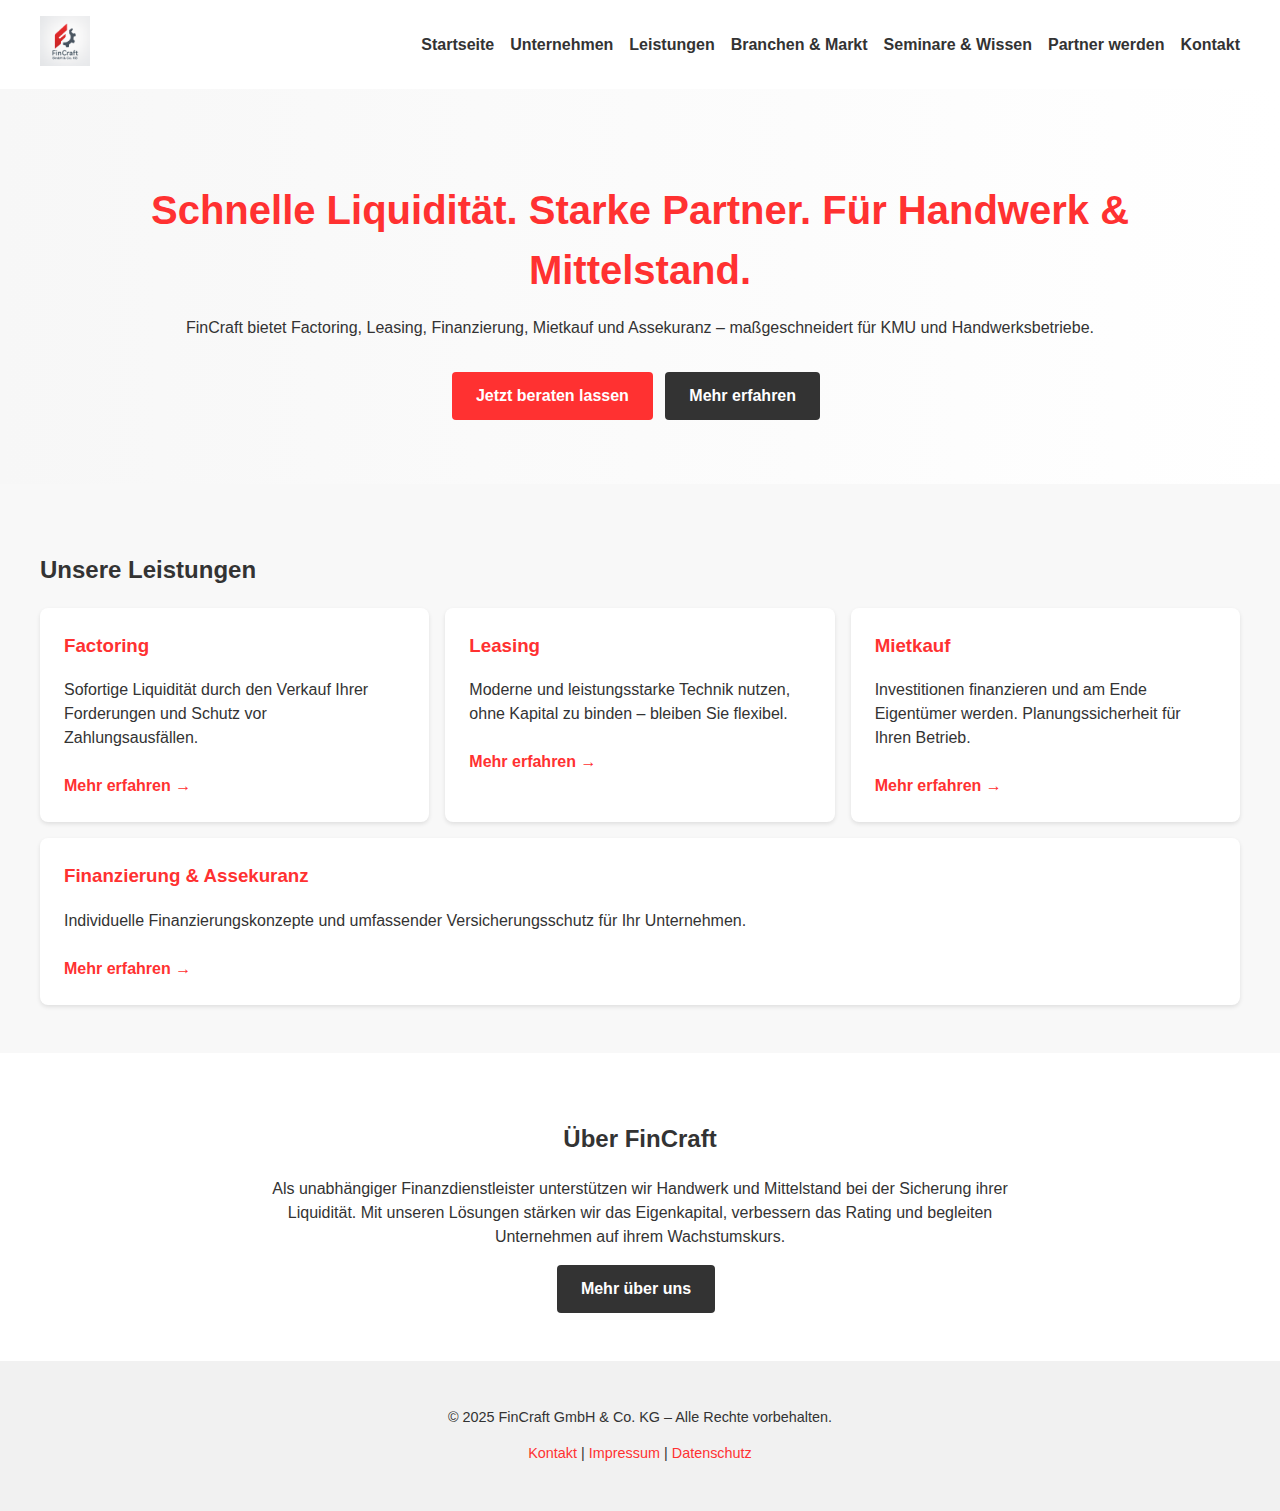
<file: fincraft-homepage/index.html>
<!DOCTYPE html>
<html lang="de">
<head>
<meta charset="UTF-8">
<meta name="viewport" content="width=device-width, initial-scale=1.0">
<title>FinCraft GmbH &amp; Co. KG</title>
<link rel="stylesheet" href="css/styles.css">
  <meta name="description" content="FinCraft GmbH &amp; Co. KG bietet Factoring, Leasing, Mietkauf, Finanzierung und Assekuranz – maßgeschneiderte Lösungen für Handwerksbetriebe und mittelständische Unternehmen.">
  <meta name="keywords" content="Factoring, Leasing, Mietkauf, Finanzierung, Assekuranz, FinCraft, KMU, Handwerk, Liquidität">
  <meta name="robots" content="index, follow">
</head>
<body>
<header>
  <div class="container">
    <a href="index.html" class="logo"><img src="images/logo.png" alt="FinCraft Logo"></a>
    <nav>
      <ul>
        <li><a href="index.html">Startseite</a></li>
        <li><a href="unternehmen/index.html">Unternehmen</a></li>
        <li><a href="leistungen/factoring.html">Leistungen</a></li>
        <li><a href="branchen-markt/index.html">Branchen &amp; Markt</a></li>
        <li><a href="seminare-wissen/index.html">Seminare &amp; Wissen</a></li>
        <li><a href="partner-werden/index.html">Partner werden</a></li>
        <li><a href="kontakt/index.html">Kontakt</a></li>
      </ul>
    </nav>
  </div>
</header>
<section class="hero">
  <div class="container">
    <h1>Schnelle Liquidität. Starke Partner. Für Handwerk &amp; Mittelstand.</h1>
    <p>FinCraft bietet Factoring, Leasing, Finanzierung, Mietkauf und Assekuranz – maßgeschneidert für KMU und Handwerksbetriebe.</p>
    <a href="kontakt/index.html" class="btn primary">Jetzt beraten lassen</a>
    <a href="leistungen/factoring.html" class="btn secondary">Mehr erfahren</a>
  </div>
</section>
<section class="services">
  <div class="container">
    <h2>Unsere Leistungen</h2>
    <div class="cards">
      <div class="card">
        <h3>Factoring</h3>
        <p>Sofortige Liquidität durch den Verkauf Ihrer Forderungen und Schutz vor Zahlungsausfällen.</p>
        <a href="leistungen/factoring.html">Mehr erfahren →</a>
      </div>
      <div class="card">
        <h3>Leasing</h3>
        <p>Moderne und leistungsstarke Technik nutzen, ohne Kapital zu binden – bleiben Sie flexibel.</p>
        <a href="leistungen/leasing.html">Mehr erfahren →</a>
      </div>
      <div class="card">
        <h3>Mietkauf</h3>
        <p>Investitionen finanzieren und am Ende Eigentümer werden. Planungssicherheit für Ihren Betrieb.</p>
        <a href="leistungen/mietkauf.html">Mehr erfahren →</a>
      </div>
      <div class="card">
        <h3>Finanzierung &amp; Assekuranz</h3>
        <p>Individuelle Finanzierungskonzepte und umfassender Versicherungsschutz für Ihr Unternehmen.</p>
        <a href="leistungen/finanzierung.html">Mehr erfahren →</a>
      </div>
    </div>
  </div>
</section>
<section class="about">
  <div class="container">
    <h2>Über FinCraft</h2>
    <p>Als unabhängiger Finanzdienstleister unterstützen wir Handwerk und Mittelstand bei der Sicherung ihrer Liquidität. Mit unseren Lösungen stärken wir das Eigenkapital, verbessern das Rating und begleiten Unternehmen auf ihrem Wachstumskurs.</p>
    <a href="unternehmen/index.html" class="btn secondary">Mehr über uns</a>
  </div>
</section>
<footer>
  <div class="container">
    <p>&copy; 2025 FinCraft GmbH &amp; Co. KG – Alle Rechte vorbehalten.</p>
    <p><a href="kontakt/index.html">Kontakt</a> | <a href="#">Impressum</a> | <a href="#">Datenschutz</a></p>
  </div>
</footer>
</body>
</html>
</file>
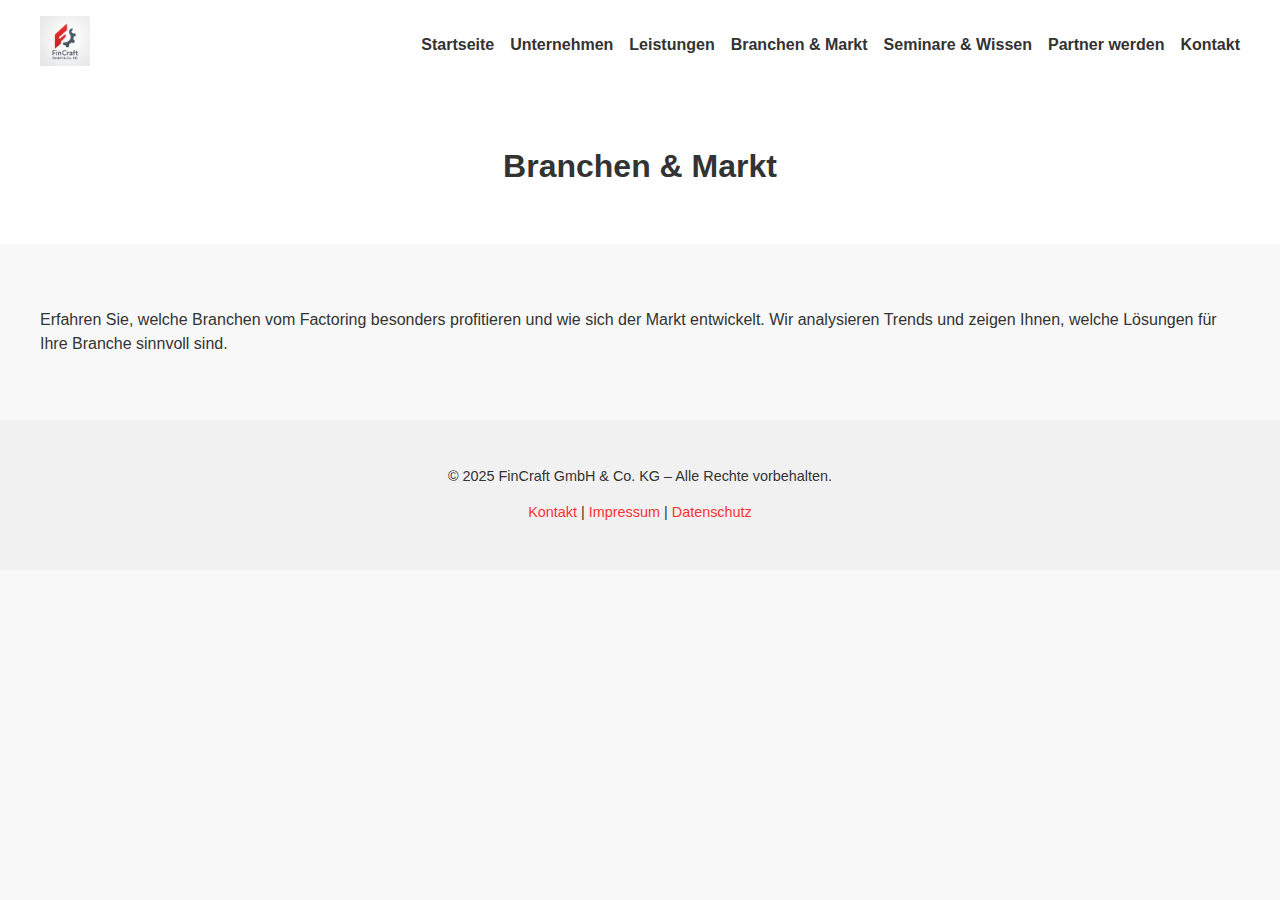
<file: fincraft-homepage/branchen-markt/index.html>
<!DOCTYPE html>
<html lang="de">
<head>
<meta charset="UTF-8">
<meta name="viewport" content="width=device-width, initial-scale=1.0">
<title>Branchen &amp; Markt | FinCraft GmbH &amp; Co. KG</title>
<link rel="stylesheet" href="../css/styles.css">
  <meta name="description" content="Informationen zu Branchen und Marktanalysen: Erfahren Sie, wie Factoring und Finanzierungslösungen von FinCraft Ihr Unternehmen stärken können.">
  <meta name="keywords" content="Branchen, Marktanalyse, Factoring, Finanzierung, FinCraft, KMU, Handwerk">
  <meta name="robots" content="index, follow">
</head>
<body>
<header>
  <div class="container">
    <a href="../index.html" class="logo"><img src="../images/logo.png" alt="FinCraft Logo"></a>
    <nav>
      <ul>
        <li><a href="../index.html">Startseite</a></li>
        <li><a href="../unternehmen/index.html">Unternehmen</a></li>
        <li><a href="../leistungen/factoring.html">Leistungen</a></li>
        <li><a href="../branchen-markt/index.html">Branchen &amp; Markt</a></li>
        <li><a href="../seminare-wissen/index.html">Seminare &amp; Wissen</a></li>
        <li><a href="../partner-werden/index.html">Partner werden</a></li>
        <li><a href="../kontakt/index.html">Kontakt</a></li>
      </ul>
    </nav>
  </div>
</header>
<section class="page-header" style="padding:2rem 1rem; background-color:white; text-align:center;">
  <div class="container">
    <h1>Branchen &amp; Markt</h1>
  </div>
</section>
<section class="content">
  <div class="container">
    <p>Erfahren Sie, welche Branchen vom Factoring besonders profitieren und wie sich der Markt entwickelt. Wir analysieren Trends und zeigen Ihnen, welche Lösungen für Ihre Branche sinnvoll sind.</p>
  </div>
</section>
<footer>
  <div class="container">
    <p>&copy; 2025 FinCraft GmbH &amp; Co. KG – Alle Rechte vorbehalten.</p>
    <p><a href="../kontakt/index.html">Kontakt</a> | <a href="#">Impressum</a> | <a href="#">Datenschutz</a></p>
  </div>
</footer>
</body>
</html>
</file>
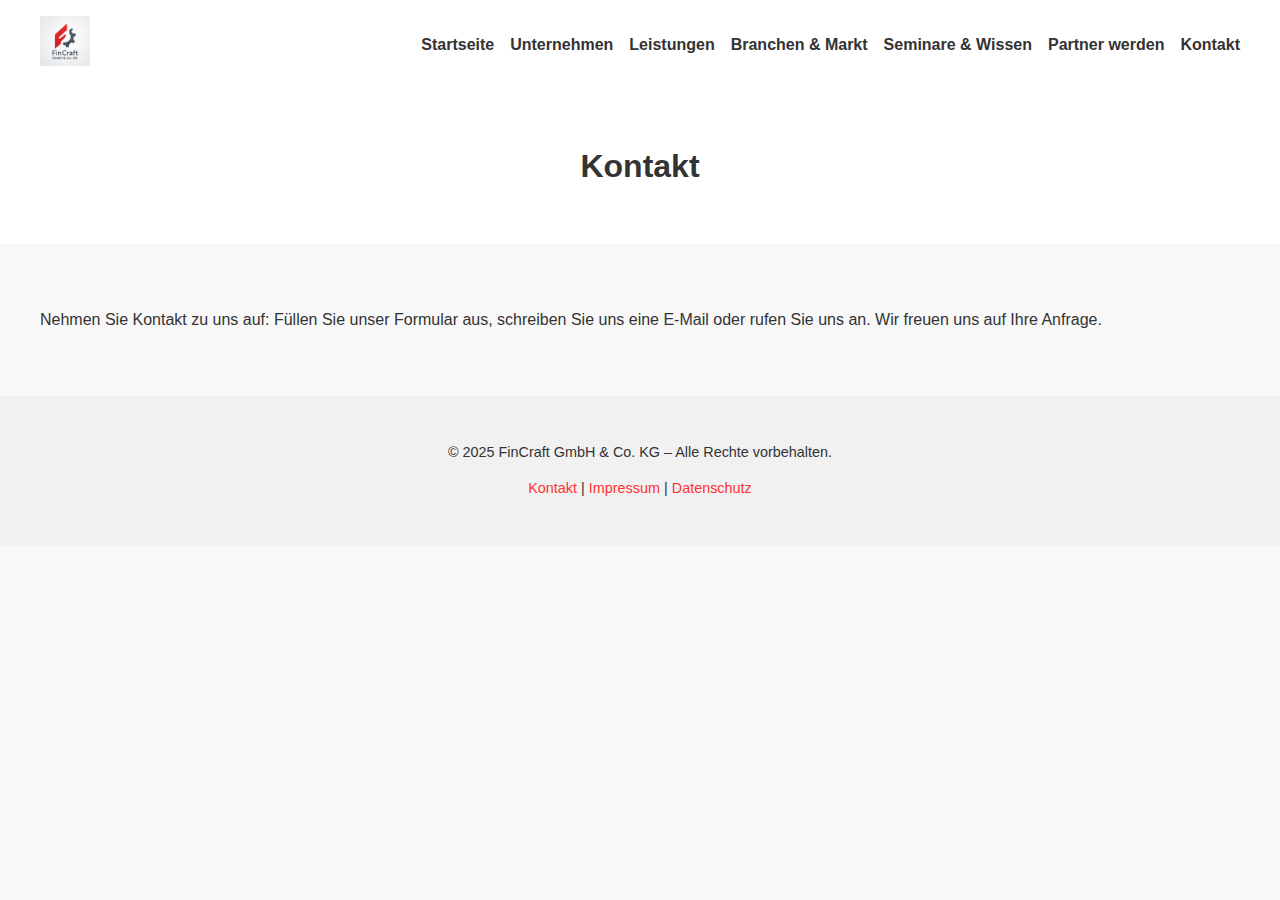
<file: fincraft-homepage/kontakt/index.html>
<!DOCTYPE html>
<html lang="de">
<head>
<meta charset="UTF-8">
<meta name="viewport" content="width=device-width, initial-scale=1.0">
<title>Kontakt | FinCraft GmbH &amp; Co. KG</title>
<link rel="stylesheet" href="../css/styles.css">
  <meta name="description" content="Kontaktieren Sie FinCraft GmbH &amp; Co. KG: Lassen Sie sich zu Factoring, Leasing, Mietkauf, Finanzierung und Assekuranz beraten.">
  <meta name="keywords" content="Kontakt, Beratung, FinCraft, Factoring, Leasing, Finanzierung, Mietkauf, Assekuranz, KMU">
  <meta name="robots" content="index, follow">
</head>
<body>
<header>
  <div class="container">
    <a href="../index.html" class="logo"><img src="../images/logo.png" alt="FinCraft Logo"></a>
    <nav>
      <ul>
        <li><a href="../index.html">Startseite</a></li>
        <li><a href="../unternehmen/index.html">Unternehmen</a></li>
        <li><a href="../leistungen/factoring.html">Leistungen</a></li>
        <li><a href="../branchen-markt/index.html">Branchen &amp; Markt</a></li>
        <li><a href="../seminare-wissen/index.html">Seminare &amp; Wissen</a></li>
        <li><a href="../partner-werden/index.html">Partner werden</a></li>
        <li><a href="../kontakt/index.html">Kontakt</a></li>
      </ul>
    </nav>
  </div>
</header>
<section class="page-header" style="padding:2rem 1rem; background-color:white; text-align:center;">
  <div class="container">
    <h1>Kontakt</h1>
  </div>
</section>
<section class="content">
  <div class="container">
    <p>Nehmen Sie Kontakt zu uns auf: Füllen Sie unser Formular aus, schreiben Sie uns eine E-Mail oder rufen Sie uns an. Wir freuen uns auf Ihre Anfrage.</p>
  </div>
</section>
<footer>
  <div class="container">
    <p>&copy; 2025 FinCraft GmbH &amp; Co. KG – Alle Rechte vorbehalten.</p>
    <p><a href="../kontakt/index.html">Kontakt</a> | <a href="#">Impressum</a> | <a href="#">Datenschutz</a></p>
  </div>
</footer>
</body>
</html>
</file>
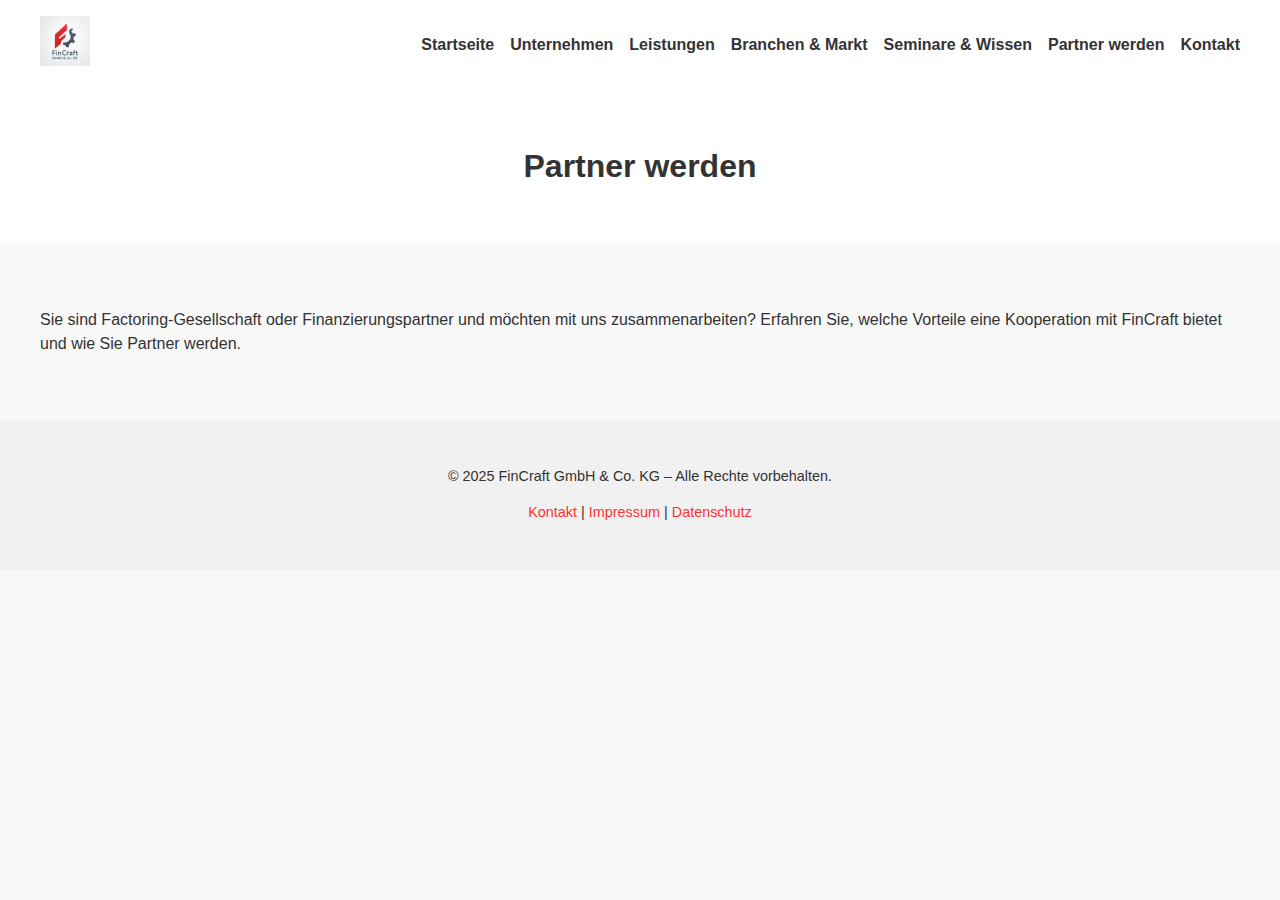
<file: fincraft-homepage/partner-werden/index.html>
<!DOCTYPE html>
<html lang="de">
<head>
<meta charset="UTF-8">
<meta name="viewport" content="width=device-width, initial-scale=1.0">
<title>Partner werden | FinCraft GmbH &amp; Co. KG</title>
<link rel="stylesheet" href="../css/styles.css">
  <meta name="description" content="Werden Sie Partner von FinCraft – entdecken Sie die Vorteile und Anforderungen für Factoring-Gesellschaften und Finanzierungspartner.">
  <meta name="keywords" content="Partner werden, Kooperation, Factoring-Gesellschaft, Finanzierungspartner, FinCraft, KMU">
  <meta name="robots" content="index, follow">
</head>
<body>
<header>
  <div class="container">
    <a href="../index.html" class="logo"><img src="../images/logo.png" alt="FinCraft Logo"></a>
    <nav>
      <ul>
        <li><a href="../index.html">Startseite</a></li>
        <li><a href="../unternehmen/index.html">Unternehmen</a></li>
        <li><a href="../leistungen/factoring.html">Leistungen</a></li>
        <li><a href="../branchen-markt/index.html">Branchen &amp; Markt</a></li>
        <li><a href="../seminare-wissen/index.html">Seminare &amp; Wissen</a></li>
        <li><a href="../partner-werden/index.html">Partner werden</a></li>
        <li><a href="../kontakt/index.html">Kontakt</a></li>
      </ul>
    </nav>
  </div>
</header>
<section class="page-header" style="padding:2rem 1rem; background-color:white; text-align:center;">
  <div class="container">
    <h1>Partner werden</h1>
  </div>
</section>
<section class="content">
  <div class="container">
    <p>Sie sind Factoring-Gesellschaft oder Finanzierungspartner und möchten mit uns zusammenarbeiten? Erfahren Sie, welche Vorteile eine Kooperation mit FinCraft bietet und wie Sie Partner werden.</p>
  </div>
</section>
<footer>
  <div class="container">
    <p>&copy; 2025 FinCraft GmbH &amp; Co. KG – Alle Rechte vorbehalten.</p>
    <p><a href="../kontakt/index.html">Kontakt</a> | <a href="#">Impressum</a> | <a href="#">Datenschutz</a></p>
  </div>
</footer>
</body>
</html>
</file>
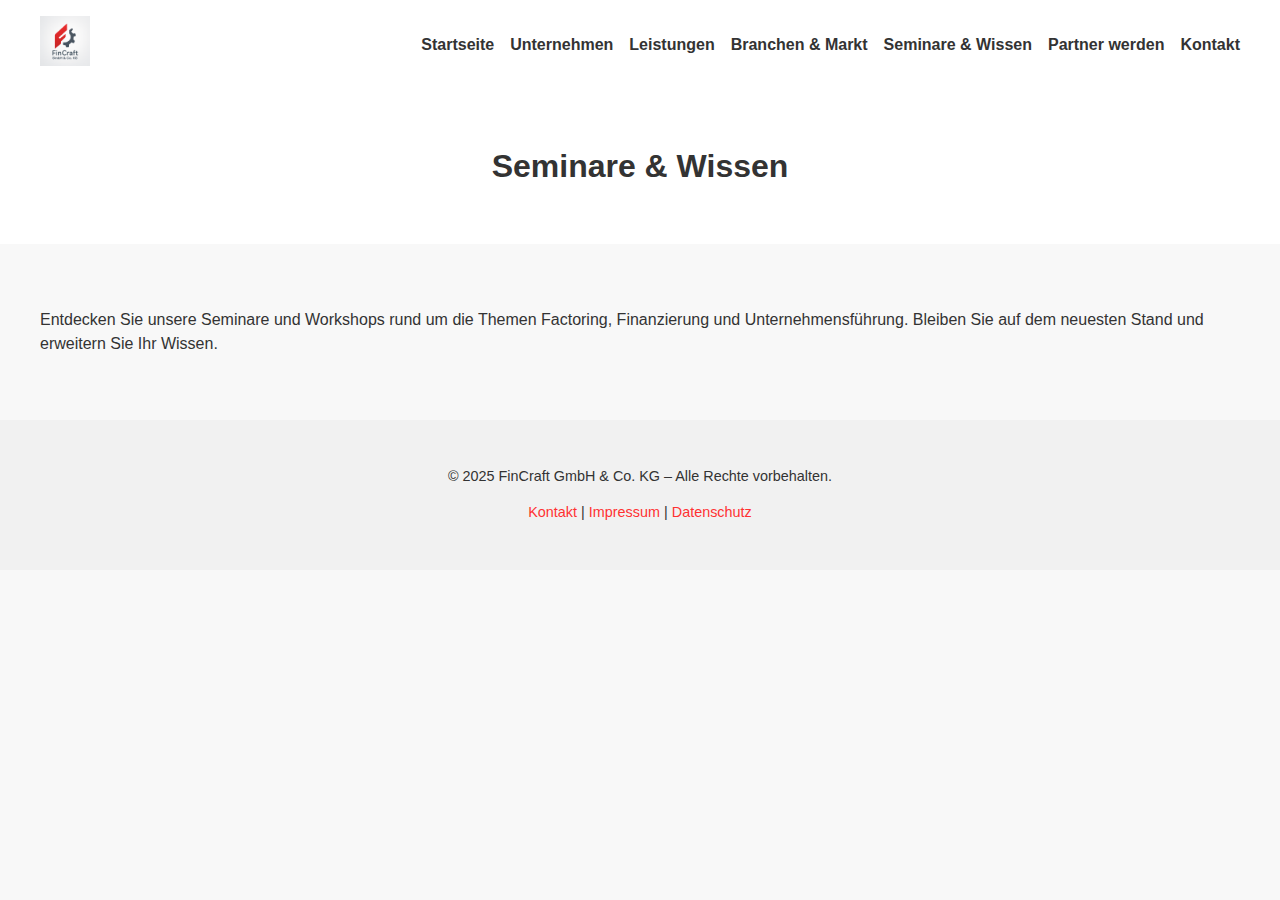
<file: fincraft-homepage/seminare-wissen/index.html>
<!DOCTYPE html>
<html lang="de">
<head>
<meta charset="UTF-8">
<meta name="viewport" content="width=device-width, initial-scale=1.0">
<title>Seminare &amp; Wissen | FinCraft GmbH &amp; Co. KG</title>
<link rel="stylesheet" href="../css/styles.css">
  <meta name="description" content="Seminare und Wissensangebote von FinCraft: Lernen Sie alles über Factoring, Finanzierung, Leasing und Unternehmensführung in unseren Weiterbildungen.">
  <meta name="keywords" content="Seminare, Wissen, Factoring, Finanzierung, Leasing, FinCraft, Weiterbildung, KMU">
  <meta name="robots" content="index, follow">
</head>
<body>
<header>
  <div class="container">
    <a href="../index.html" class="logo"><img src="../images/logo.png" alt="FinCraft Logo"></a>
    <nav>
      <ul>
        <li><a href="../index.html">Startseite</a></li>
        <li><a href="../unternehmen/index.html">Unternehmen</a></li>
        <li><a href="../leistungen/factoring.html">Leistungen</a></li>
        <li><a href="../branchen-markt/index.html">Branchen &amp; Markt</a></li>
        <li><a href="../seminare-wissen/index.html">Seminare &amp; Wissen</a></li>
        <li><a href="../partner-werden/index.html">Partner werden</a></li>
        <li><a href="../kontakt/index.html">Kontakt</a></li>
      </ul>
    </nav>
  </div>
</header>
<section class="page-header" style="padding:2rem 1rem; background-color:white; text-align:center;">
  <div class="container">
    <h1>Seminare &amp; Wissen</h1>
  </div>
</section>
<section class="content">
  <div class="container">
    <p>Entdecken Sie unsere Seminare und Workshops rund um die Themen Factoring, Finanzierung und Unternehmensführung. Bleiben Sie auf dem neuesten Stand und erweitern Sie Ihr Wissen.</p>
  </div>
</section>
<footer>
  <div class="container">
    <p>&copy; 2025 FinCraft GmbH &amp; Co. KG – Alle Rechte vorbehalten.</p>
    <p><a href="../kontakt/index.html">Kontakt</a> | <a href="#">Impressum</a> | <a href="#">Datenschutz</a></p>
  </div>
</footer>
</body>
</html>
</file>
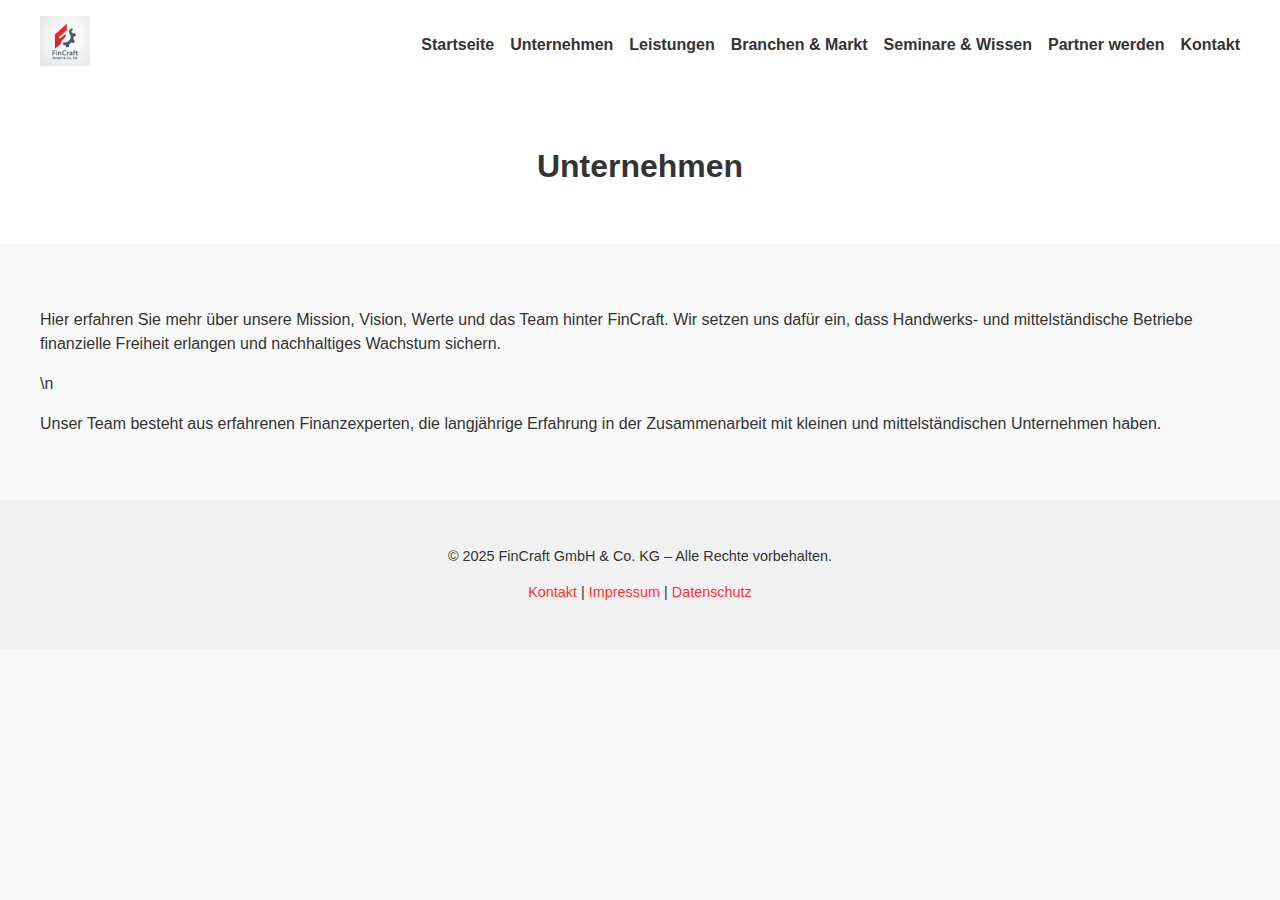
<file: fincraft-homepage/unternehmen/index.html>
<!DOCTYPE html>
<html lang="de">
<head>
<meta charset="UTF-8">
<meta name="viewport" content="width=device-width, initial-scale=1.0">
<title>Unternehmen | FinCraft GmbH &amp; Co. KG</title>
<link rel="stylesheet" href="../css/styles.css">
  <meta name="description" content="Erfahren Sie mehr über die Mission, Vision und das Team der FinCraft GmbH &amp; Co. KG – Ihr Partner für Handwerk und mittelständische Unternehmen.">
  <meta name="keywords" content="Unternehmen, Mission, Vision, Team, FinCraft, Handwerk, KMU">
  <meta name="robots" content="index, follow">
</head>
<body>
<header>
  <div class="container">
    <a href="../index.html" class="logo"><img src="../images/logo.png" alt="FinCraft Logo"></a>
    <nav>
      <ul>
        <li><a href="../index.html">Startseite</a></li>
        <li><a href="../unternehmen/index.html">Unternehmen</a></li>
        <li><a href="../leistungen/factoring.html">Leistungen</a></li>
        <li><a href="../branchen-markt/index.html">Branchen &amp; Markt</a></li>
        <li><a href="../seminare-wissen/index.html">Seminare &amp; Wissen</a></li>
        <li><a href="../partner-werden/index.html">Partner werden</a></li>
        <li><a href="../kontakt/index.html">Kontakt</a></li>
      </ul>
    </nav>
  </div>
</header>
<section class="page-header" style="padding:2rem 1rem; background-color:white; text-align:center;">
  <div class="container">
    <h1>Unternehmen</h1>
  </div>
</section>
<section class="content">
  <div class="container">
    <p>Hier erfahren Sie mehr über unsere Mission, Vision, Werte und das Team hinter FinCraft. Wir setzen uns dafür ein, dass Handwerks- und mittelständische Betriebe finanzielle Freiheit erlangen und nachhaltiges Wachstum sichern.</p>\n<p>Unser Team besteht aus erfahrenen Finanzexperten, die langjährige Erfahrung in der Zusammenarbeit mit kleinen und mittelständischen Unternehmen haben.</p>
  </div>
</section>
<footer>
  <div class="container">
    <p>&copy; 2025 FinCraft GmbH &amp; Co. KG – Alle Rechte vorbehalten.</p>
    <p><a href="../kontakt/index.html">Kontakt</a> | <a href="#">Impressum</a> | <a href="#">Datenschutz</a></p>
  </div>
</footer>
</body>
</html>
</file>
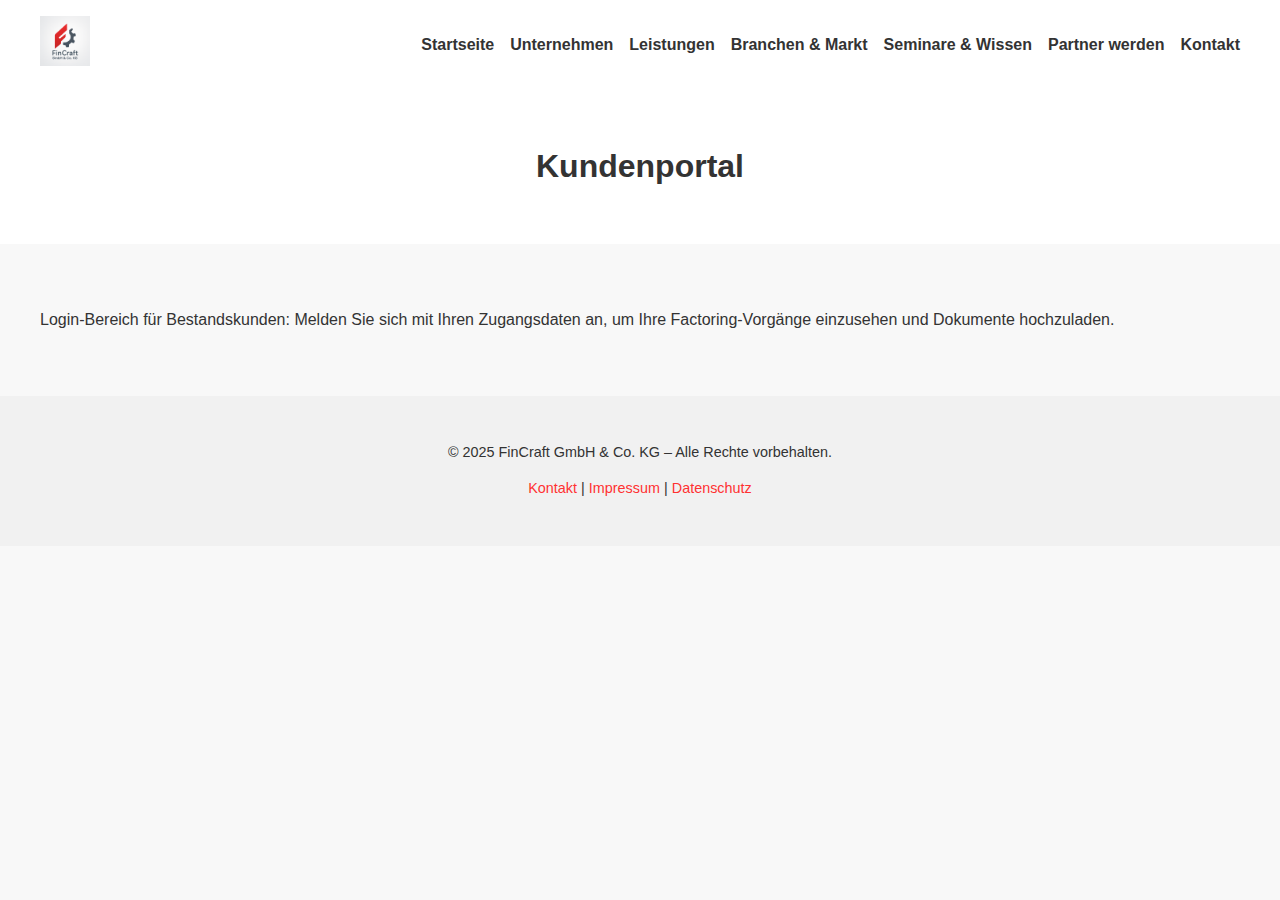
<file: fincraft-homepage/kontakt/login.html>
<!DOCTYPE html>
<html lang="de">
<head>
<meta charset="UTF-8">
<meta name="viewport" content="width=device-width, initial-scale=1.0">
<title>Kundenportal | FinCraft GmbH &amp; Co. KG</title>
<link rel="stylesheet" href="../css/styles.css">
  <meta name="description" content="Kundenportal von FinCraft: Hier können sich Bestandskunden anmelden, um Factoring-Vorgänge zu verwalten.">
  <meta name="keywords" content="Kundenportal, Login, FinCraft, Factoring, KMU, Bestandskunden">
  <meta name="robots" content="noindex, nofollow">
</head>
<body>
<header>
  <div class="container">
    <a href="../index.html" class="logo"><img src="../images/logo.png" alt="FinCraft Logo"></a>
    <nav>
      <ul>
        <li><a href="../index.html">Startseite</a></li>
        <li><a href="../unternehmen/index.html">Unternehmen</a></li>
        <li><a href="../leistungen/factoring.html">Leistungen</a></li>
        <li><a href="../branchen-markt/index.html">Branchen &amp; Markt</a></li>
        <li><a href="../seminare-wissen/index.html">Seminare &amp; Wissen</a></li>
        <li><a href="../partner-werden/index.html">Partner werden</a></li>
        <li><a href="../kontakt/index.html">Kontakt</a></li>
      </ul>
    </nav>
  </div>
</header>
<section class="page-header" style="padding:2rem 1rem; background-color:white; text-align:center;">
  <div class="container">
    <h1>Kundenportal</h1>
  </div>
</section>
<section class="content">
  <div class="container">
    <p>Login-Bereich für Bestandskunden: Melden Sie sich mit Ihren Zugangsdaten an, um Ihre Factoring-Vorgänge einzusehen und Dokumente hochzuladen.</p>
  </div>
</section>
<footer>
  <div class="container">
    <p>&copy; 2025 FinCraft GmbH &amp; Co. KG – Alle Rechte vorbehalten.</p>
    <p><a href="../kontakt/index.html">Kontakt</a> | <a href="#">Impressum</a> | <a href="#">Datenschutz</a></p>
  </div>
</footer>
</body>
</html>
</file>
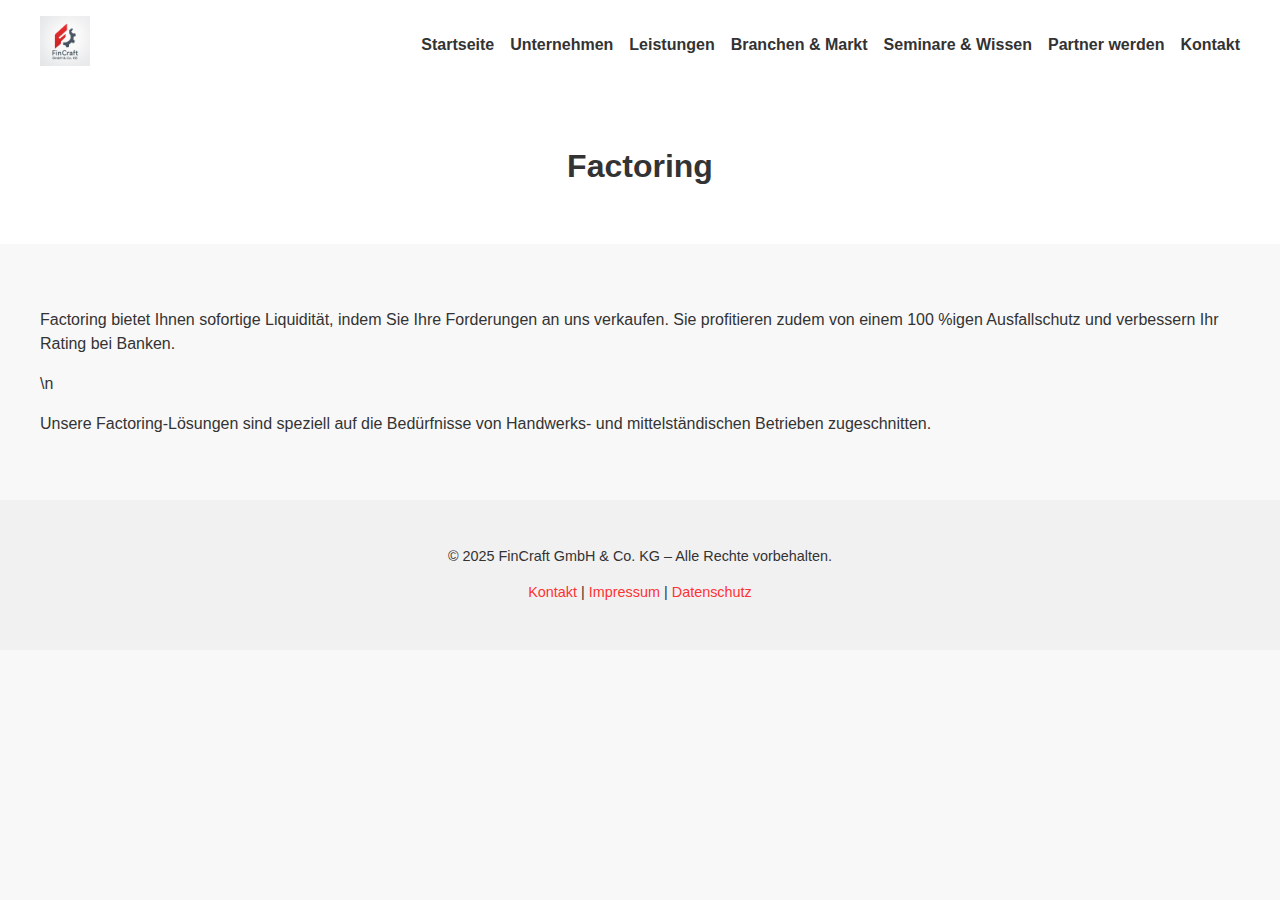
<file: fincraft-homepage/leistungen/factoring.html>
<!DOCTYPE html>
<html lang="de">
<head>
<meta charset="UTF-8">
<meta name="viewport" content="width=device-width, initial-scale=1.0">
<title>Factoring | FinCraft GmbH &amp; Co. KG</title>
<link rel="stylesheet" href="../css/styles.css">
  <meta name="description" content="Factoring von FinCraft: sofortige Liquidität, Ausfallschutz und bessere Bilanz für Handwerks- und mittelständische Unternehmen.">
  <meta name="keywords" content="Factoring, Liquidität, Ausfallschutz, Bilanz, FinCraft, Handwerk, KMU">
  <meta name="robots" content="index, follow">
</head>
<body>
<header>
  <div class="container">
    <a href="../index.html" class="logo"><img src="../images/logo.png" alt="FinCraft Logo"></a>
    <nav>
      <ul>
        <li><a href="../index.html">Startseite</a></li>
        <li><a href="../unternehmen/index.html">Unternehmen</a></li>
        <li><a href="../leistungen/factoring.html">Leistungen</a></li>
        <li><a href="../branchen-markt/index.html">Branchen &amp; Markt</a></li>
        <li><a href="../seminare-wissen/index.html">Seminare &amp; Wissen</a></li>
        <li><a href="../partner-werden/index.html">Partner werden</a></li>
        <li><a href="../kontakt/index.html">Kontakt</a></li>
      </ul>
    </nav>
  </div>
</header>
<section class="page-header" style="padding:2rem 1rem; background-color:white; text-align:center;">
  <div class="container">
    <h1>Factoring</h1>
  </div>
</section>
<section class="content">
  <div class="container">
    <p>Factoring bietet Ihnen sofortige Liquidität, indem Sie Ihre Forderungen an uns verkaufen. Sie profitieren zudem von einem 100&nbsp;%igen Ausfallschutz und verbessern Ihr Rating bei Banken.</p>\n<p>Unsere Factoring-Lösungen sind speziell auf die Bedürfnisse von Handwerks- und mittelständischen Betrieben zugeschnitten.</p>
  </div>
</section>
<footer>
  <div class="container">
    <p>&copy; 2025 FinCraft GmbH &amp; Co. KG – Alle Rechte vorbehalten.</p>
    <p><a href="../kontakt/index.html">Kontakt</a> | <a href="#">Impressum</a> | <a href="#">Datenschutz</a></p>
  </div>
</footer>
</body>
</html>
</file>
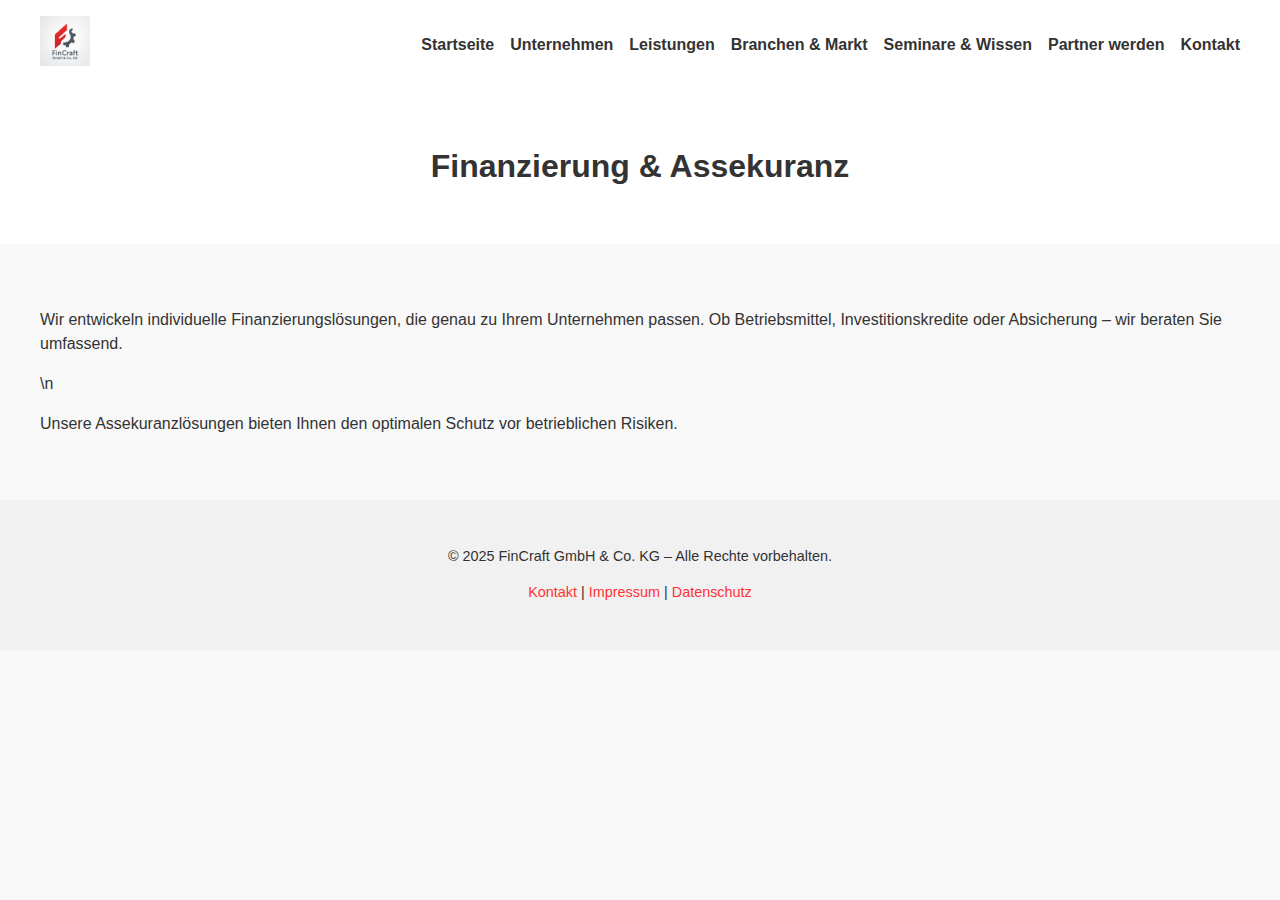
<file: fincraft-homepage/leistungen/finanzierung.html>
<!DOCTYPE html>
<html lang="de">
<head>
<meta charset="UTF-8">
<meta name="viewport" content="width=device-width, initial-scale=1.0">
<title>Finanzierung &amp; Assekuranz | FinCraft GmbH &amp; Co. KG</title>
<link rel="stylesheet" href="../css/styles.css">
  <meta name="description" content="Individuelle Finanzierungslösungen und umfassende Assekuranz: FinCraft sichert Ihr Unternehmen mit maßgeschneiderten Finanzierungs- und Versicherungsangeboten ab.">
  <meta name="keywords" content="Finanzierung, Assekuranz, Versicherung, FinCraft, KMU, Handwerk">
  <meta name="robots" content="index, follow">
</head>
<body>
<header>
  <div class="container">
    <a href="../index.html" class="logo"><img src="../images/logo.png" alt="FinCraft Logo"></a>
    <nav>
      <ul>
        <li><a href="../index.html">Startseite</a></li>
        <li><a href="../unternehmen/index.html">Unternehmen</a></li>
        <li><a href="../leistungen/factoring.html">Leistungen</a></li>
        <li><a href="../branchen-markt/index.html">Branchen &amp; Markt</a></li>
        <li><a href="../seminare-wissen/index.html">Seminare &amp; Wissen</a></li>
        <li><a href="../partner-werden/index.html">Partner werden</a></li>
        <li><a href="../kontakt/index.html">Kontakt</a></li>
      </ul>
    </nav>
  </div>
</header>
<section class="page-header" style="padding:2rem 1rem; background-color:white; text-align:center;">
  <div class="container">
    <h1>Finanzierung &amp; Assekuranz</h1>
  </div>
</section>
<section class="content">
  <div class="container">
    <p>Wir entwickeln individuelle Finanzierungslösungen, die genau zu Ihrem Unternehmen passen. Ob Betriebsmittel, Investitionskredite oder Absicherung – wir beraten Sie umfassend.</p>\n<p>Unsere Assekuranzlösungen bieten Ihnen den optimalen Schutz vor betrieblichen Risiken.</p>
  </div>
</section>
<footer>
  <div class="container">
    <p>&copy; 2025 FinCraft GmbH &amp; Co. KG – Alle Rechte vorbehalten.</p>
    <p><a href="../kontakt/index.html">Kontakt</a> | <a href="#">Impressum</a> | <a href="#">Datenschutz</a></p>
  </div>
</footer>
</body>
</html>
</file>
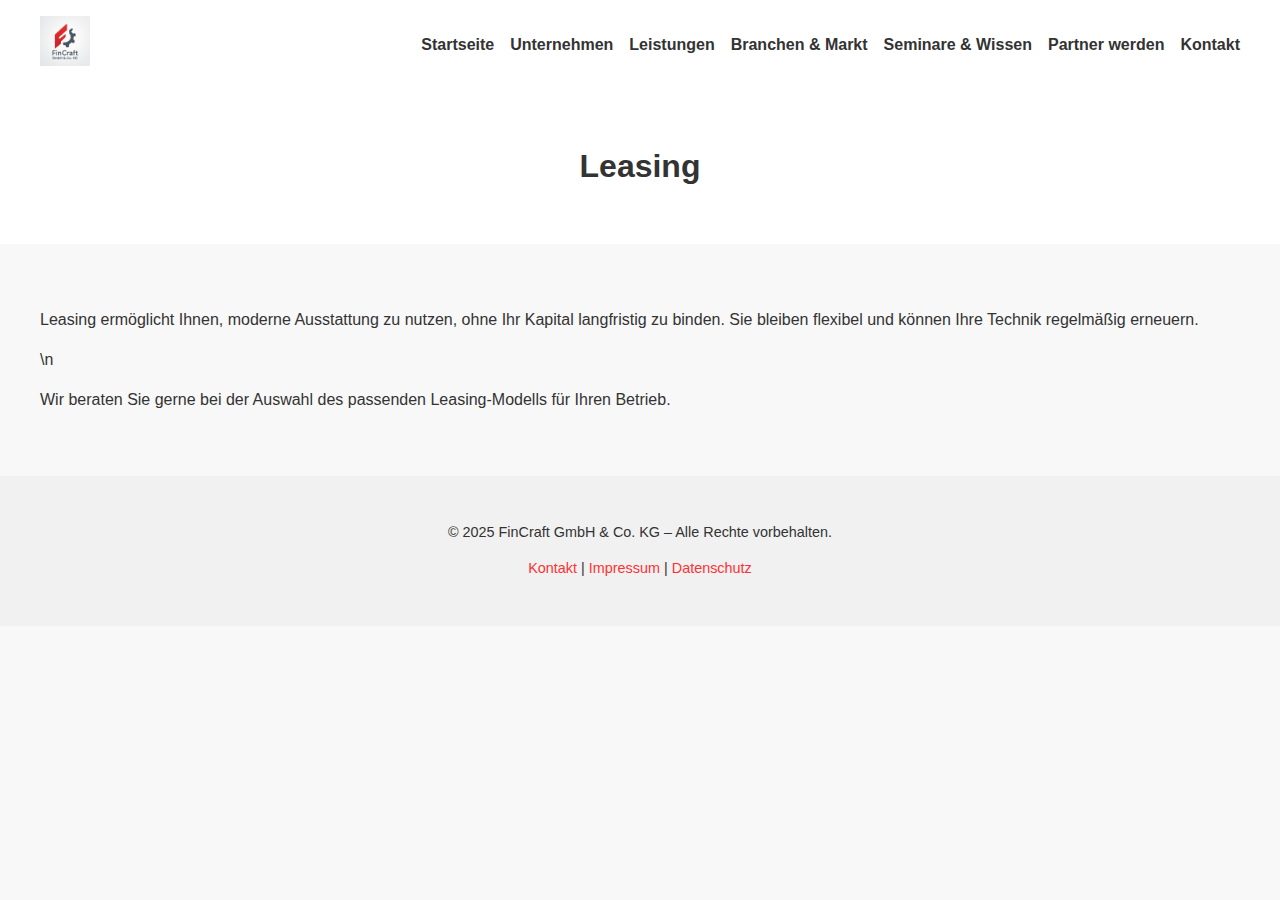
<file: fincraft-homepage/leistungen/leasing.html>
<!DOCTYPE html>
<html lang="de">
<head>
<meta charset="UTF-8">
<meta name="viewport" content="width=device-width, initial-scale=1.0">
<title>Leasing | FinCraft GmbH &amp; Co. KG</title>
<link rel="stylesheet" href="../css/styles.css">
  <meta name="description" content="Leasinglösungen von FinCraft: moderne Technik nutzen und flexibel bleiben. Perfekt für Handwerks- und mittelständische Betriebe.">
  <meta name="keywords" content="Leasing, Technik, Flexibilität, FinCraft, KMU, Handwerk">
  <meta name="robots" content="index, follow">
</head>
<body>
<header>
  <div class="container">
    <a href="../index.html" class="logo"><img src="../images/logo.png" alt="FinCraft Logo"></a>
    <nav>
      <ul>
        <li><a href="../index.html">Startseite</a></li>
        <li><a href="../unternehmen/index.html">Unternehmen</a></li>
        <li><a href="../leistungen/factoring.html">Leistungen</a></li>
        <li><a href="../branchen-markt/index.html">Branchen &amp; Markt</a></li>
        <li><a href="../seminare-wissen/index.html">Seminare &amp; Wissen</a></li>
        <li><a href="../partner-werden/index.html">Partner werden</a></li>
        <li><a href="../kontakt/index.html">Kontakt</a></li>
      </ul>
    </nav>
  </div>
</header>
<section class="page-header" style="padding:2rem 1rem; background-color:white; text-align:center;">
  <div class="container">
    <h1>Leasing</h1>
  </div>
</section>
<section class="content">
  <div class="container">
    <p>Leasing ermöglicht Ihnen, moderne Ausstattung zu nutzen, ohne Ihr Kapital langfristig zu binden. Sie bleiben flexibel und können Ihre Technik regelmäßig erneuern.</p>\n<p>Wir beraten Sie gerne bei der Auswahl des passenden Leasing-Modells für Ihren Betrieb.</p>
  </div>
</section>
<footer>
  <div class="container">
    <p>&copy; 2025 FinCraft GmbH &amp; Co. KG – Alle Rechte vorbehalten.</p>
    <p><a href="../kontakt/index.html">Kontakt</a> | <a href="#">Impressum</a> | <a href="#">Datenschutz</a></p>
  </div>
</footer>
</body>
</html>
</file>
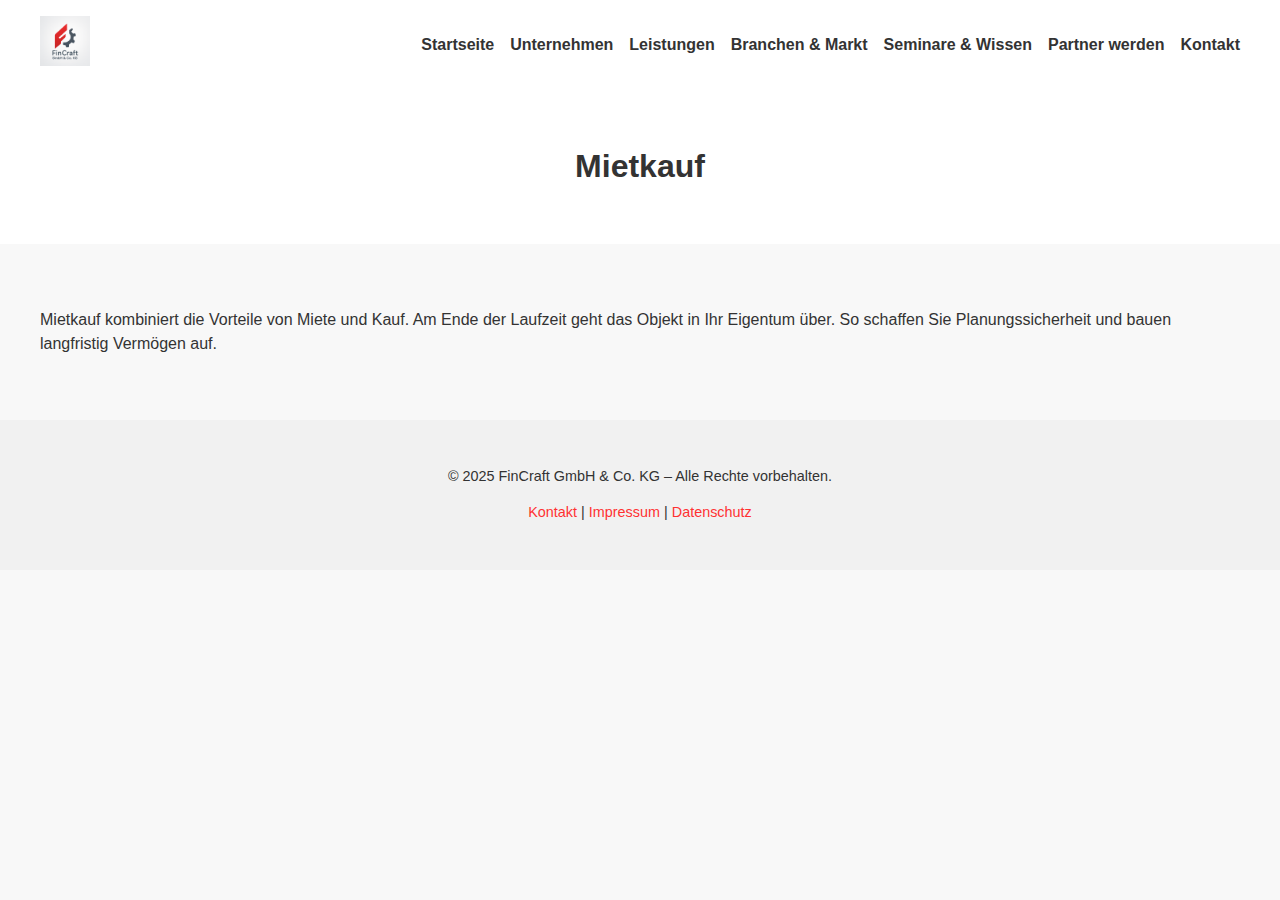
<file: fincraft-homepage/leistungen/mietkauf.html>
<!DOCTYPE html>
<html lang="de">
<head>
<meta charset="UTF-8">
<meta name="viewport" content="width=device-width, initial-scale=1.0">
<title>Mietkauf | FinCraft GmbH &amp; Co. KG</title>
<link rel="stylesheet" href="../css/styles.css">
  <meta name="description" content="Mietkauf bei FinCraft: Investitionen finanzieren, Eigentum erwerben und Planungssicherheit gewinnen. Ideal für mittelständische Unternehmen und Handwerksbetriebe.">
  <meta name="keywords" content="Mietkauf, Finanzierung, Eigentum, Planungssicherheit, FinCraft, KMU, Handwerk">
  <meta name="robots" content="index, follow">
</head>
<body>
<header>
  <div class="container">
    <a href="../index.html" class="logo"><img src="../images/logo.png" alt="FinCraft Logo"></a>
    <nav>
      <ul>
        <li><a href="../index.html">Startseite</a></li>
        <li><a href="../unternehmen/index.html">Unternehmen</a></li>
        <li><a href="../leistungen/factoring.html">Leistungen</a></li>
        <li><a href="../branchen-markt/index.html">Branchen &amp; Markt</a></li>
        <li><a href="../seminare-wissen/index.html">Seminare &amp; Wissen</a></li>
        <li><a href="../partner-werden/index.html">Partner werden</a></li>
        <li><a href="../kontakt/index.html">Kontakt</a></li>
      </ul>
    </nav>
  </div>
</header>
<section class="page-header" style="padding:2rem 1rem; background-color:white; text-align:center;">
  <div class="container">
    <h1>Mietkauf</h1>
  </div>
</section>
<section class="content">
  <div class="container">
    <p>Mietkauf kombiniert die Vorteile von Miete und Kauf. Am Ende der Laufzeit geht das Objekt in Ihr Eigentum über. So schaffen Sie Planungssicherheit und bauen langfristig Vermögen auf.</p>
  </div>
</section>
<footer>
  <div class="container">
    <p>&copy; 2025 FinCraft GmbH &amp; Co. KG – Alle Rechte vorbehalten.</p>
    <p><a href="../kontakt/index.html">Kontakt</a> | <a href="#">Impressum</a> | <a href="#">Datenschutz</a></p>
  </div>
</footer>
</body>
</html>
</file>
<file: fincraft-homepage/css/styles.css>
:root {
  --primary: #FF3131;
  --secondary: #333333;
  --background: #F8F8F8;
  --text: #333333;
}

body {
  margin: 0;
  font-family: Arial, sans-serif;
  color: var(--text);
  background-color: var(--background);
  line-height: 1.5;
}

a {
  text-decoration: none;
  color: var(--primary);
}

header {
  background-color: white;
  box-shadow: 0 2px 4px rgba(0,0,0,0.1);
}

header .container {
  display: flex;
  align-items: center;
  justify-content: space-between;
  max-width: 1200px;
  margin: 0 auto;
  padding: 1rem;
}

header .logo img {
  height: 50px;
}

nav ul {
  list-style: none;
  display: flex;
  gap: 1rem;
  margin: 0;
  padding: 0;
}

nav a {
  color: var(--secondary);
  font-weight: 600;
}

nav a:hover {
  color: var(--primary);
}

.hero {
  background-image: linear-gradient(to right, #f7f7f7, #ffffff);
  padding: 4rem 1rem;
  text-align: center;
}

.hero h1 {
  font-size: 2.5rem;
  margin-bottom: 1rem;
  color: var(--primary);
}

.hero p {
  margin-bottom: 2rem;
}

.btn {
  display: inline-block;
  padding: 0.75rem 1.5rem;
  border-radius: 4px;
  margin-right: 0.5rem;
  font-weight: bold;
}

.btn.primary {
  background-color: var(--primary);
  color: white;
}

.btn.primary:hover {
  background-color: #e02626;
}

.btn.secondary {
  background-color: var(--secondary);
  color: white;
}

.btn.secondary:hover {
  background-color: #222;
}

section {
  padding: 3rem 1rem;
}

.services .cards {
  display: flex;
  flex-wrap: wrap;
  gap: 1rem;
}

.services .card {
  flex: 1 1 calc(25% - 1rem);
  background-color: white;
  border-radius: 8px;
  padding: 1.5rem;
  box-shadow: 0 2px 4px rgba(0,0,0,0.1);
}

.services .card h3 {
  margin-top: 0;
  color: var(--primary);
}

.services .card p {
  margin-bottom: 0.5rem;
}

.services .card a {
  display: inline-block;
  margin-top: 1rem;
  color: var(--primary);
  font-weight: bold;
}

.about {
  background-color: white;
  text-align: center;
}

.about p {
  max-width: 800px;
  margin: 0 auto 1rem;
}

footer {
  background-color: #f1f1f1;
  padding: 2rem 1rem;
  text-align: center;
  font-size: 0.9rem;
}

.container {
  max-width: 1200px;
  margin: 0 auto;
}
</file>
